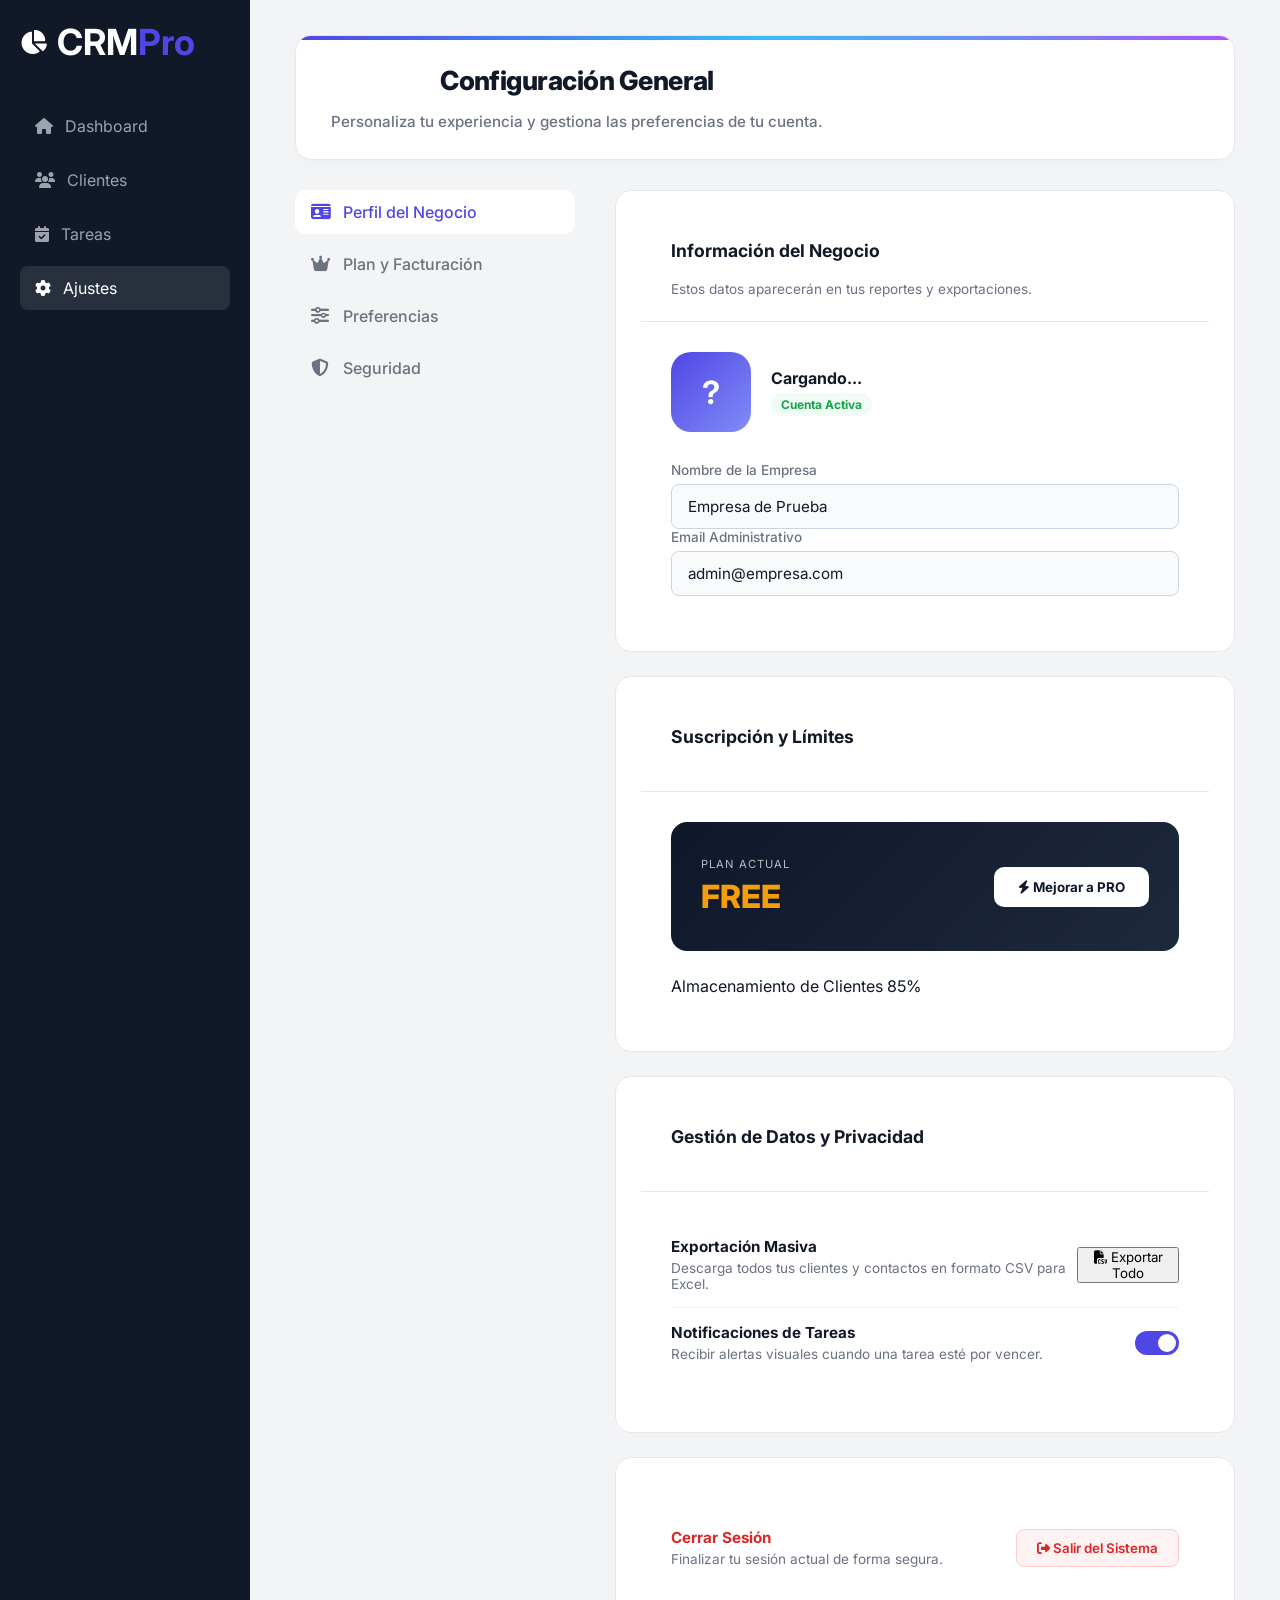
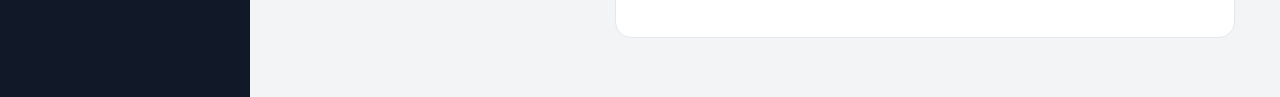
<file: public/ajustes.html>
<!DOCTYPE html>
<html lang="es">
<head>
    <meta charset="UTF-8">
    <meta name="viewport" content="width=device-width, initial-scale=1.0">
    <title>Configuración de Sistema | CRM Pro</title>
    <link href="https://fonts.googleapis.com/css2?family=Inter:wght@400;500;600;700&display=swap" rel="stylesheet">
    <link rel="stylesheet" href="https://cdnjs.cloudflare.com/ajax/libs/font-awesome/6.4.0/css/all.min.css">
    <link rel="stylesheet" href="css/style.css">
    <link rel="stylesheet" href="css/ajustes.css">
</head>
<body>
    <div class="app-container">
        <aside class="sidebar">
            <div class="brand">
                <i class="fa-solid fa-chart-pie"></i>
                <h2>CRM<span>Pro</span></h2>
            </div>
            <nav class="menu">
                <a href="index.html"><i class="fa-solid fa-house"></i> Dashboard</a>
                <a href="clientes.html"><i class="fa-solid fa-users"></i> Clientes</a>
                <a href="tareas.html"><i class="fa-solid fa-calendar-check"></i> Tareas</a>
                <a href="ajustes.html" class="active"><i class="fa-solid fa-gear"></i> Ajustes</a>
            </nav>
        </aside>

        <main class="main-content">
            <header class="topbar" style="margin-bottom: 30px;">
                <div class="greeting">
                    <h1>Configuración General</h1>
                    <p>Personaliza tu experiencia y gestiona las preferencias de tu cuenta.</p>
                </div>
            </header>

            <div class="settings-layout">
                <aside class="settings-nav">
                    <a href="#perfil" class="s-nav-item active"><i class="fa-solid fa-id-card"></i> Perfil del Negocio</a>
                    <a href="#suscripcion" class="s-nav-item"><i class="fa-solid fa-crown"></i> Plan y Facturación</a>
                    <a href="#preferencias" class="s-nav-item"><i class="fa-solid fa-sliders"></i> Preferencias</a>
                    <a href="#seguridad" class="s-nav-item danger"><i class="fa-solid fa-shield-halved"></i> Seguridad</a>
                </aside>

                <div class="settings-content">
                    
                    <div class="settings-card" id="perfil">
                        <div class="card-header">
                            <h3>Información del Negocio</h3>
                            <p>Estos datos aparecerán en tus reportes y exportaciones.</p>
                        </div>
                        <div class="card-body">
                            <div class="profile-header-settings">
                                <div class="avatar-large" id="avatarConfig">?</div>
                                <div class="profile-text">
                                    <h4 id="uiNombreNegocio">Cargando...</h4>
                                    <span class="badge-status-online">Cuenta Activa</span>
                                </div>
                            </div>
                            <div class="settings-form-grid">
                                <div class="form-group">
                                    <label>Nombre de la Empresa</label>
                                    <input type="text" id="inputNombreNegocio" value="Empresa de Prueba" readonly>
                                </div>
                                <div class="form-group">
                                    <label>Email Administrativo</label>
                                    <input type="email" id="inputEmailNegocio" value="admin@empresa.com" readonly>
                                </div>
                            </div>
                        </div>
                    </div>

                    <div class="settings-card" id="suscripcion">
                        <div class="card-header">
                            <h3>Suscripción y Límites</h3>
                        </div>
                        <div class="card-body">
                            <div class="plan-hero-card">
                                <div class="plan-info">
                                    <span class="plan-label">Plan Actual</span>
                                    <h2 id="uiPlanName">FREE</h2>
                                    <p id="uiPlanExpiration" style="color: rgba(255,255,255,0.8); font-size: 0.85rem;"></p>
                                </div>
                                <button class="btn-upgrade-fancy" id="btnUpgradePro">
                                    <i class="fa-solid fa-bolt"></i> Mejorar a PRO
                                </button>
                            </div>
                            <div class="usage-bars" style="margin-top: 25px;">
                                <div class="usage-item">
                                    <div class="usage-text"><span>Almacenamiento de Clientes</span> <span>85%</span></div>
                                    <div class="progress-bar"><div class="progress-fill" style="width: 85%;"></div></div>
                                </div>
                            </div>
                        </div>
                    </div>

                    <div class="settings-card" id="preferencias">
                        <div class="card-header">
                            <h3>Gestión de Datos y Privacidad</h3>
                        </div>
                        <div class="card-body">
                            <div class="setting-row">
                                <div class="setting-info">
                                    <h4>Exportación Masiva</h4>
                                    <p>Descarga todos tus clientes y contactos en formato CSV para Excel.</p>
                                </div>
                                <button class="btn-secondary-outline" id="btnExportar">
                                    <i class="fa-solid fa-file-csv"></i> Exportar Todo
                                </button>
                            </div>
                            <div class="setting-row">
                                <div class="setting-info">
                                    <h4>Notificaciones de Tareas</h4>
                                    <p>Recibir alertas visuales cuando una tarea esté por vencer.</p>
                                </div>
                                <label class="switch">
                                    <input type="checkbox" checked>
                                    <span class="slider"></span>
                                </label>
                            </div>
                        </div>
                    </div>

                    <div class="settings-card danger-zone" id="seguridad">
                        <div class="card-body">
                            <div class="setting-row">
                                <div class="setting-info">
                                    <h4 style="color: #dc2626;">Cerrar Sesión</h4>
                                    <p>Finalizar tu sesión actual de forma segura.</p>
                                </div>
                                <button class="btn-danger-soft" id="btnCerrarSesionAjustes">
                                    <i class="fa-solid fa-right-from-bracket"></i> Salir del Sistema
                                </button>
                            </div>
                        </div>
                    </div>

                </div>
            </div>
        </main>
    </div>

    <script type="module" src="js/ajustes-page.js"></script>
</body>
</html>
</file>
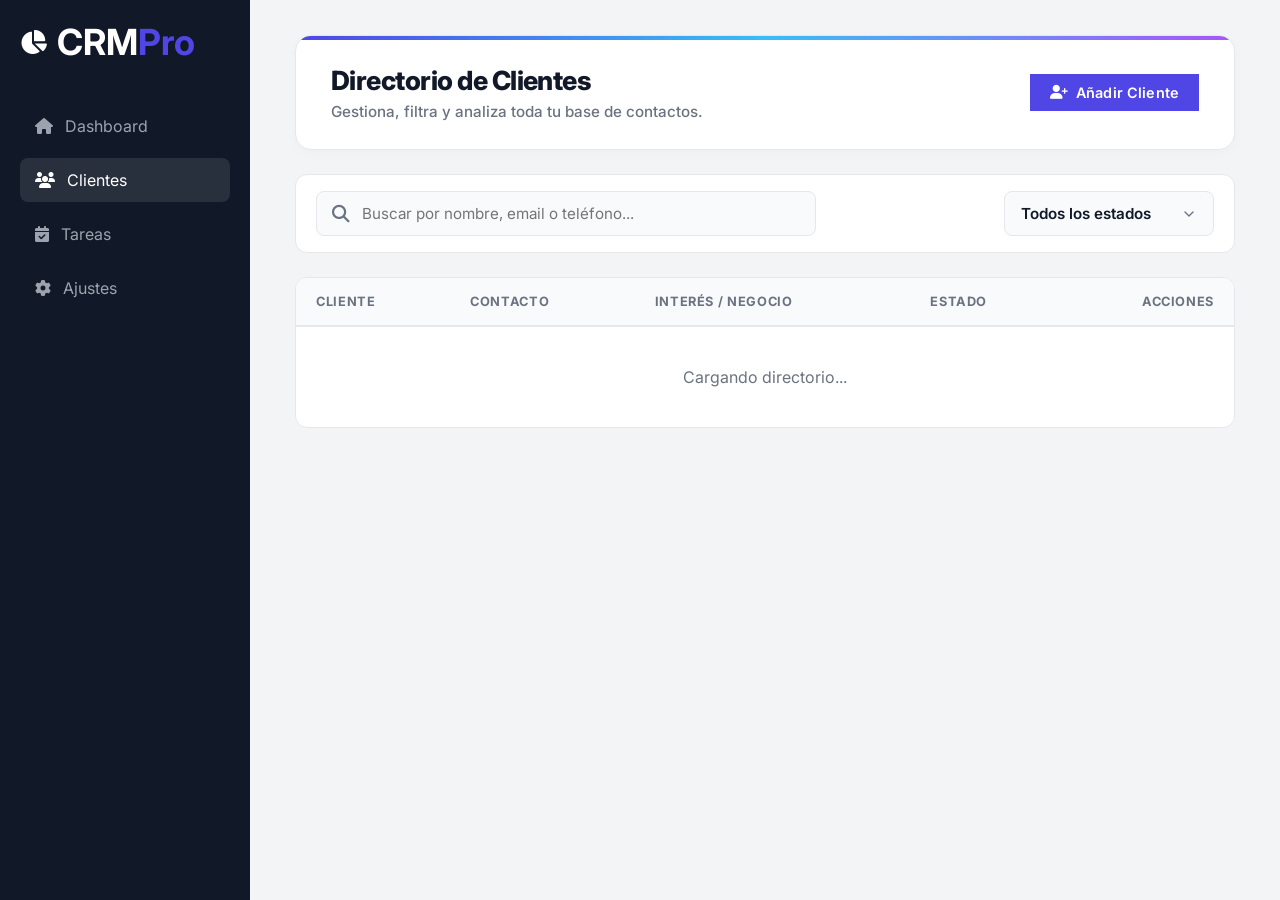
<file: public/clientes.html>
<!DOCTYPE html>
<html lang="es">
<head>
    <meta charset="UTF-8">
    <meta name="viewport" content="width=device-width, initial-scale=1.0">
    <title>Directorio de Clientes | CRM Pro</title>
    <link href="https://fonts.googleapis.com/css2?family=Inter:wght@400;500;600;700&display=swap" rel="stylesheet">
    <link rel="stylesheet" href="https://cdnjs.cloudflare.com/ajax/libs/font-awesome/6.4.0/css/all.min.css">
    <link rel="stylesheet" href="css/style.css">
</head>
<body>

    <div class="app-container">
        <aside class="sidebar">
            <div class="brand">
                <i class="fa-solid fa-chart-pie"></i>
                <h2>CRM<span>Pro</span></h2>
            </div>
         <nav class="menu">
                <a href="index.html" id="navDashboard"><i class="fa-solid fa-house"></i> Dashboard</a>
                <a href="clientes.html" id="navClientes" class="active"><i class="fa-solid fa-users"></i> Clientes</a>
                <a href="tareas.html" id="navTareas"><i class="fa-solid fa-calendar-check"></i> Tareas</a>
                <a href="ajustes.html" id="navAjustes"><i class="fa-solid fa-gear"></i> Ajustes</a>
            </nav>
        </aside>

        <main class="main-content">
            <header class="topbar" style="margin-bottom: 24px;">
                <div class="greeting">
                    <h1>Directorio de Clientes</h1>
                    <p>Gestiona, filtra y analiza toda tu base de contactos.</p>
                </div>
                <div style="display: flex; gap: 15px;">
                    <button class="btn-primary" id="btnNuevoCliente" style="box-shadow: var(--shadow-md);">
                        <i class="fa-solid fa-user-plus"></i> Añadir Cliente
                    </button>
                </div>
            </header>

            <div class="toolbar-enterprise">
                <div class="search-wrapper">
                    <i class="fa-solid fa-magnifying-glass"></i>
                    <input type="text" id="buscadorDirectorio" placeholder="Buscar por nombre, email o teléfono...">
                </div>
                <div class="filters-wrapper">
                    <select id="filtroEstadoDirectorio">
                        <option value="">Todos los estados</option>
                        <option value="nuevo">Nuevos</option>
                        <option value="negociacion">En Negociación</option>
                        <option value="cerrado">Cerrados (Ganados)</option>
                    </select>
                </div>
            </div>

            <div class="table-container">
                <table class="enterprise-table">
                    <thead>
                        <tr>
                            <th>Cliente</th>
                            <th>Contacto</th>
                            <th>Interés / Negocio</th>
                            <th>Estado</th>
                            <th style="text-align: right;">Acciones</th>
                        </tr>
                    </thead>
                    <tbody id="tbodyDirectorio">
                        <tr><td colspan="5" style="text-align: center; padding: 40px; color: var(--text-muted);">Cargando directorio...</td></tr>
                    </tbody>
                </table>
            </div>
        </main>
    </div>
<div id="modalNotas" class="modal">
        <div class="modal-content" style="max-width: 600px;">
            <div class="modal-header">
                <h2>Historial del Cliente</h2>
                <span class="close-btn" id="cerrarModalNotas">&times;</span>
            </div>
            <div id="listaNotas" class="notes-container">
                <p style="text-align:center; color:var(--text-muted);">Cargando historial...</p>
            </div>
            <hr style="margin: 20px 0; border: 0; border-top: 1px solid var(--border-color);">
            <form id="formNuevaNota">
                <input type="hidden" id="notaClientId">
                <div class="form-group">
                    <label>Agregar Nuevo Comentario</label>
                    <textarea id="notaContenido" required placeholder="Escribe un detalle de la gestión..." 
                        style="width: 100%; resize: vertical; min-height: 80px;"></textarea>
                </div>
                <button type="submit" class="btn-primary" style="width: 100%; justify-content: center;">
                    <i class="fa-solid fa-save"></i> Guardar Historial
                </button>
            </form>
        </div>
    </div>
    <script type="module" src="js/clientes-page.js"></script>
</body>
</html>
</file>
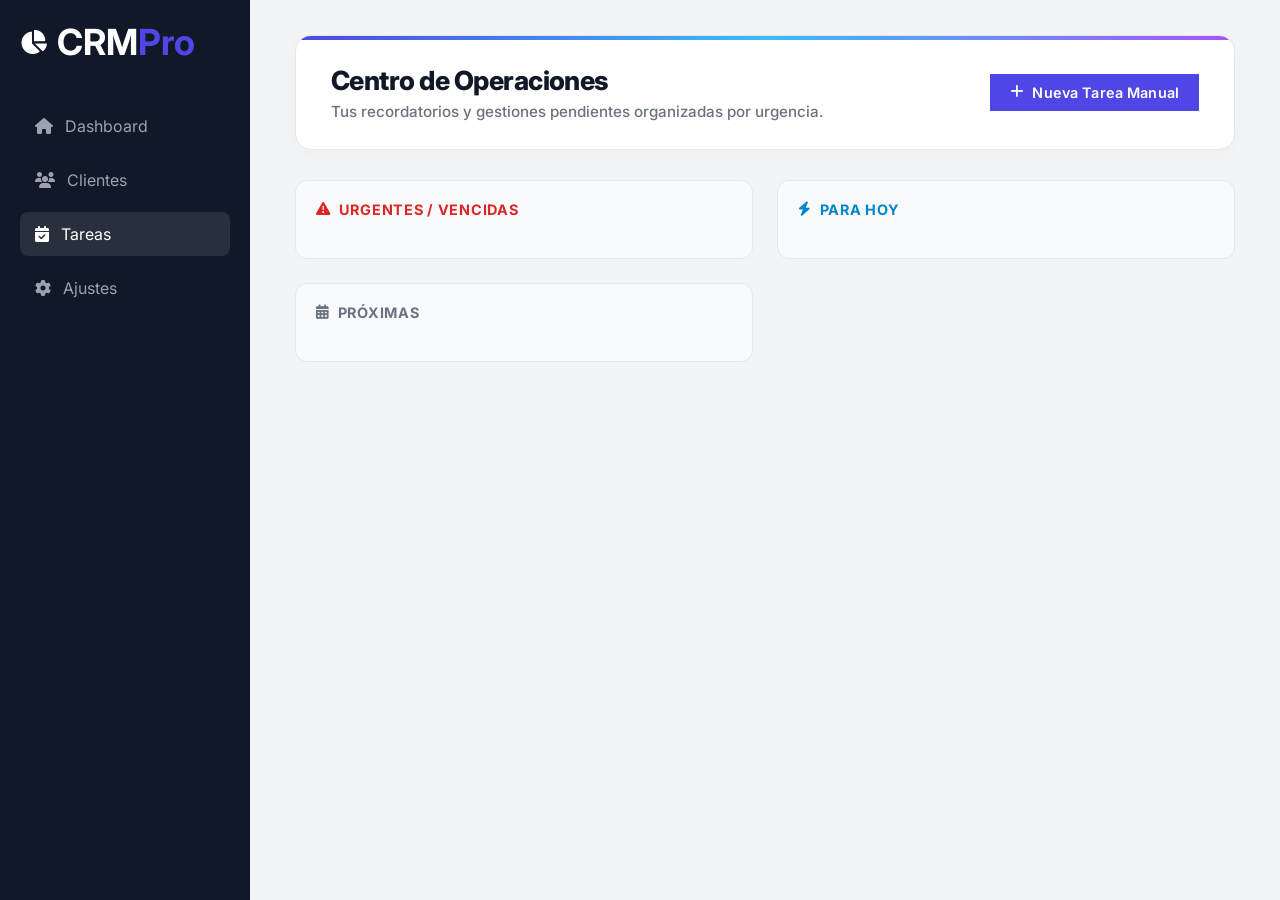
<file: public/tareas.html>
<!DOCTYPE html>
<html lang="es">
<head>
    <meta charset="UTF-8">
    <meta name="viewport" content="width=device-width, initial-scale=1.0">
    <title>Gestión de Tareas | CRM Pro</title>
    <link href="https://fonts.googleapis.com/css2?family=Inter:wght@400;500;600;700&display=swap" rel="stylesheet">
    <link rel="stylesheet" href="https://cdnjs.cloudflare.com/ajax/libs/font-awesome/6.4.0/css/all.min.css">
    <link rel="stylesheet" href="css/style.css">
</head>
<body>

    <div class="app-container">
        <aside class="sidebar">
            <div class="brand">
                <i class="fa-solid fa-chart-pie"></i>
                <h2>CRM<span>Pro</span></h2>
            </div>
            <nav class="menu">
                <a href="index.html" id="navDashboard"><i class="fa-solid fa-house"></i> Dashboard</a>
                <a href="clientes.html" id="navClientes"><i class="fa-solid fa-users"></i> Clientes</a>
                <a href="tareas.html" id="navTareas" class="active"><i class="fa-solid fa-calendar-check"></i> Tareas</a>
                <a href="ajustes.html" id="navAjustes"><i class="fa-solid fa-gear"></i> Ajustes</a>
            </nav>
        </aside>

        <main class="main-content">
            <header class="topbar" style="margin-bottom: 30px;">
                <div class="greeting">
                    <h1>Centro de Operaciones</h1>
                    <p>Tus recordatorios y gestiones pendientes organizadas por urgencia.</p>
                </div>
                <button class="btn-primary" id="btnNuevaTareaGral" style="box-shadow: var(--shadow-md);">
                    <i class="fa-solid fa-plus"></i> Nueva Tarea Manual
                </button>
            </header>

            <div class="tasks-dashboard">
                
                <div class="task-lane" id="lane-vencidas">
                    <h3 class="lane-title" style="color: #dc2626;"><i class="fa-solid fa-triangle-exclamation"></i> Urgentes / Vencidas</h3>
                    <div class="lane-content" id="listaVencidas">
                        </div>
                </div>

                <div class="task-lane" id="lane-hoy">
                    <h3 class="lane-title" style="color: #0284c7;"><i class="fa-solid fa-bolt"></i> Para Hoy</h3>
                    <div class="lane-content" id="listaHoy">
                        </div>
                </div>

                <div class="task-lane" id="lane-proximas">
                    <h3 class="lane-title" style="color: var(--text-muted);"><i class="fa-solid fa-calendar-days"></i> Próximas</h3>
                    <div class="lane-content" id="listaProximas">
                        </div>
                </div>

            </div>
        </main>
    </div>

    <script type="module" src="js/tareas-page.js"></script>
</body>
</html>
</file>
<file: public/css/style.css>
/* /public/css/style.css */

:root {
    --primary-color: #4f46e5; /* Índigo vibrante */
    --primary-hover: #4338ca;
    --bg-color: #f3f4f6; /* Gris muy suave para el fondo */
    --surface-color: #ffffff; /* Blanco para las tarjetas */
    --text-main: #111827;
    --text-muted: #6b7280;
    --border-color: #e5e7eb;
    --sidebar-bg: #111827;
    --sidebar-text: #9ca3af;
    --radius: 12px;
    --transition: all 0.3s ease;
}

* {
    margin: 0;
    padding: 0;
    box-sizing: border-box;
    font-family: 'Inter', sans-serif;
}
html {
    scroll-behavior: smooth;
}

body {
    background-color: var(--bg-color);
    color: var(--text-main);
}

/* Layout Principal usando CSS Grid */
.app-container {
    display: grid;
    grid-template-columns: 250px 1fr;
    min-height: 100vh;
}

/* --- SIDEBAR --- */
.sidebar {
    background-color: var(--sidebar-bg);
    color: var(--sidebar-text);
    padding: 20px;
    display: flex;
    flex-direction: column;
}

.brand {
    color: white;
    font-size: 1.5rem;
    display: flex;
    align-items: center;
    gap: 10px;
    margin-bottom: 40px;
}
.brand span { color: var(--primary-color); }

.menu a {
    text-decoration: none;
    color: var(--sidebar-text);
    padding: 12px 15px;
    border-radius: 8px;
    display: flex;
    align-items: center;
    gap: 12px;
    margin-bottom: 10px;
    transition: var(--transition);
}
.menu a:hover, .menu a.active {
    background-color: rgba(255,255,255,0.1);
    color: white;
}

.main-content {
    padding: 35px 45px;
    overflow-y: auto;
}

/* =========================================================
   🖥️ TOPBAR PREMIUM (COMMAND CENTER HEADER)
   ========================================================= */
.topbar {
    background: var(--surface-color);
    padding: 28px 35px;
    border-radius: 16px;
    border: 1px solid var(--border-color);
    box-shadow: 0 4px 15px rgba(0, 0, 0, 0.02); /* Sombra ultra suave */
    display: flex;
    justify-content: space-between;
    align-items: center;
    margin-bottom: 35px;
    position: relative;
    overflow: hidden; /* Necesario para que la línea de luz no se salga */
}

/* El toque del Millón de Dólares: Línea de Gradiente Superior */
.topbar::before {
    content: '';
    position: absolute;
    top: 0;
    left: 0;
    width: 100%;
    height: 4px;
    background: linear-gradient(90deg, var(--primary-color), #38bdf8, #a855f7);
}

.greeting {
    display: flex;
    flex-direction: column;
    gap: 6px;
}

.greeting h1 { 
    font-size: 1.65rem; 
    font-weight: 800; 
    letter-spacing: -0.02em; 
    color: var(--text-main);
    margin: 0;
}

.greeting p { 
    font-size: 0.95rem; 
    color: var(--text-muted); 
    margin: 0;
    font-weight: 500;
}

/* Contenedor de botones a la derecha */
.topbar > div:last-child {
    display: flex;
    gap: 16px;
    align-items: center;
}
/* Botones Premium */
.btn-primary {
    background-color: var(--primary-color);
    color: white;
    border: none;
    padding: 10px 20px;
    border-radius: var(--radius-sm);
    font-weight: 600;
    font-size: 0.9rem;
    cursor: pointer;
    transition: var(--transition);
    display: inline-flex;
    align-items: center;
    gap: 8px;
    box-shadow: var(--shadow-sm);
    letter-spacing: 0.01em;
}

.btn-primary:hover {
    background-color: var(--primary-hover);
    transform: translateY(-1px);
    box-shadow: var(--shadow-glow); /* Efecto de brillo característico de SaaS modernos */
}

.btn-danger {
    background-color: #fef2f2;
    color: #dc2626;
    border: 1px solid #fecaca;
    padding: 10px 20px;
    border-radius: var(--radius-sm);
    font-weight: 600;
    font-size: 0.9rem;
    cursor: pointer;
    transition: var(--transition);
    display: inline-flex;
    align-items: center;
    gap: 8px;
}

.btn-danger:hover {
    background-color: #fee2e2;
    color: #b91c1c;
    border-color: #fca5a5;
    transform: translateY(-1px);
}

/* --- TABLERO KANBAN ENTERPRISE --- */

.kanban-board {
    display: flex;
    gap: 24px;
    overflow-x: auto;
    padding-bottom: 24px;
    min-height: calc(100vh - 350px);
    align-items: flex-start;
    
    /* LA SOLUCIÓN: Forzamos al tablero a ocupar el 100% de la sección madre */
    width: 100%; 
}

.kanban-column {
    /* LA MAGIA: '1 1 0' significa "Crece, encógete y divide el espacio en partes exactamente iguales" */
    flex: 1 1 0; 
    
    min-width: 260px; /* Si la pantalla es muy chica, frena aquí y activa el scroll horizontal */
    
    /* Eliminamos el max-width para que en monitores gigantes las columnas rellenen TODO el espacio */
    
    background: #f1f5f9; 
    border-radius: 12px;
    display: flex;
    flex-direction: column;
    max-height: 100%;
    padding: 16px; 
    border: 1px solid #e2e8f0;
}

.column-header {
    display: flex;
    justify-content: space-between;
    align-items: center;
    margin-bottom: 16px;
    padding-bottom: 12px;
    border-bottom: 2px solid var(--border-color);
}

.column-header h3 {
    font-size: 0.9rem;
    font-weight: 700;
    text-transform: uppercase;
    letter-spacing: 0.05em;
    color: var(--text-main);
}

.count-badge {
    background: #e2e8f0;
    color: var(--text-muted);
    padding: 2px 10px;
    font-size: 0.75rem;
    font-weight: 700;
    border-radius: 20px;
}

.kanban-cards {
    flex: 1;
    overflow-y: auto;
    display: flex;
    flex-direction: column;
    gap: 12px; /* Espacio exacto entre tarjetas */
    min-height: 50px; /* Área para soltar tarjetas cuando está vacía */
}

/* Ocultar scrollbar en las columnas para un look más limpio */
.kanban-cards::-webkit-scrollbar { width: 4px; }
.kanban-cards::-webkit-scrollbar-thumb { background: #cbd5e1; border-radius: 4px; }

/* --- TARJETAS (OBJETOS FÍSICOS) --- */
.k-card {
    background: #ffffff; /* Blanco puro */
    padding: 16px;
    border-radius: 8px;
    border: 1px solid #e2e8f0;
    box-shadow: 0 1px 2px rgba(0, 0, 0, 0.05); /* Sombra inicial muy sutil */
    cursor: grab;
    transition: transform 0.2s ease, box-shadow 0.2s ease;
    position: relative;
}

.k-card:hover {
    transform: translateY(-2px);
    box-shadow: 0 10px 15px -3px rgba(0, 0, 0, 0.1); /* Se levanta de la columna */
    border-color: #cbd5e1;
}

.k-card:active {
    cursor: grabbing;
    transform: scale(0.98);
    box-shadow: 0 2px 4px rgba(0, 0, 0, 0.05);
}

.k-card-title {
    font-weight: 700;
    font-size: 1rem;
    color: var(--text-main);
    margin-bottom: 4px;
    letter-spacing: -0.01em;
}

.k-card-subtitle {
    font-size: 0.85rem;
    color: var(--text-muted);
    margin-bottom: 12px;
    line-height: 1.4;
}

.k-card-actions {
    display: flex;
    justify-content: flex-end;
    gap: 8px;
}

.btn-action {
    background: transparent;
    border: none;
    color: var(--text-muted);
    width: 28px;
    height: 28px;
    border-radius: 4px; /* Cuadrados con bordes suaves en vez de círculos */
    display: flex;
    align-items: center;
    justify-content: center;
    cursor: pointer;
    transition: all 0.2s;
}

.btn-action:hover {
    background: #f1f5f9;
    color: var(--primary-color);
}





/* Widgets */
/* --- WIDGETS DE MÉTRICAS (Dashboard) --- */
.dashboard-widgets {
    display: grid;
    grid-template-columns: repeat(auto-fit, minmax(260px, 1fr));
    gap: 24px;
    margin-bottom: 32px;
}

.widget {
    background: var(--surface-color);
    padding: 24px;
    border-radius: var(--radius-lg);
    display: flex;
    align-items: flex-start; /* Alineamos arriba */
    gap: 20px;
    border: 1px solid var(--border-color);
    box-shadow: var(--shadow-sm);
    transition: transform 0.2s ease, box-shadow 0.2s ease;
}

.widget:hover {
    transform: translateY(-2px);
    box-shadow: var(--shadow-md);
}

.widget-icon {
    width: 56px;
    height: 56px;
    border-radius: 14px; /* Un cuadrado suave, no un círculo perfecto */
    background: #e0e7ff; /* Fondo índigo súper claro */
    color: var(--primary-color);
    display: flex;
    justify-content: center;
    align-items: center;
    font-size: 1.5rem;
}

.widget-icon.alert { 
    background: #fee2e2; 
    color: #ef4444; 
}

.widget-info {
    display: flex;
    flex-direction: column;
    gap: 4px;
}

.widget-info h3 { 
    font-size: 0.85rem; 
    color: var(--text-muted); 
    font-weight: 500; 
}

.widget-info p { 
    font-size: 1.8rem; /* Número mucho más grande y protagonista */
    font-weight: 700; 
    color: var(--text-main); 
    letter-spacing: -0.02em;
}
/* Tabla */
.data-section {
    background: var(--surface-color);
    border-radius: var(--radius);
    padding: 25px;
    box-shadow: 0 2px 10px rgba(0,0,0,0.02);
    border: 1px solid var(--border-color);
}
.section-header {
    display: flex;
    justify-content: space-between;
    align-items: center;
    margin-bottom: 20px;
}
.data-table {
    width: 100%;
    border-collapse: collapse;
}
.data-table th {
    text-align: left;
    padding: 15px;
    border-bottom: 2px solid var(--border-color);
    color: var(--text-muted);
    font-weight: 600;
}
.data-table td {
    padding: 15px;
    border-bottom: 1px solid var(--border-color);
    vertical-align: middle;
}
.data-table tbody tr:hover { background-color: #f9fafb; }

.badge {
    padding: 5px 10px;
    border-radius: 20px;
    font-size: 0.8rem;
    font-weight: 600;
    background: #e5e7eb;
    color: #374151;
}



/* --- MODAL Y FORMULARIOS --- */
.modal {
    display: none;
    position: fixed;
    z-index: 1000;
    left: 0;
    top: 0;
    width: 100%;
    height: 100%;
    background-color: rgba(15, 23, 42, 0.4); /* Slate oscuro con baja opacidad */
    backdrop-filter: blur(12px); /* Blur muy fuerte estilo Apple */
    -webkit-backdrop-filter: blur(12px);
    align-items: center;
    justify-content: center;
    padding: 20px; /* Previene que el modal toque los bordes en móviles */
}

.modal.active {
    display: flex;
}

.modal-content {
    background-color: var(--surface-color);
    padding: 32px; /* Más aire interno */
    border-radius: var(--radius-lg);
    width: 100%;
    max-width: 480px;
    box-shadow: 0 25px 50px -12px rgba(0, 0, 0, 0.25); /* Sombra masiva para despegar del fondo */
    border: 1px solid rgba(255, 255, 255, 0.2);
    animation: modalPop 0.4s cubic-bezier(0.16, 1, 0.3, 1) forwards;
    opacity: 0;
    transform: scale(0.95) translateY(10px);
}

@keyframes modalPop {
    to {
        opacity: 1;
        transform: scale(1) translateY(0);
    }
}

.modal-header {
    display: flex;
    justify-content: space-between;
    align-items: center;
    margin-bottom: 24px;
}

.modal-header h2 {
    font-size: 1.25rem;
    font-weight: 700;
    letter-spacing: -0.02em;
}
.close-btn { font-size: 1.8rem; cursor: pointer; color: var(--text-muted); transition: var(--transition); }
.close-btn:hover { color: #ef4444; }



/* --- FORMULARIOS PREMIUM (Inputs y Selects) --- */
.form-group label {
    display: block;
    margin-bottom: 6px;
    font-weight: 500;
    font-size: 0.85rem;
    color: var(--text-muted); /* Color sutil para la etiqueta */
}

.form-group input, 
.form-group select, 
.form-group textarea {
    width: 100%;
    padding: 12px 16px;
    border-radius: 8px;
    border: 1px solid #cbd5e1; /* Slate 300 */
    background-color: #f8fafc; /* Fondo apenas grisado para descansar la vista */
    color: var(--text-main);
    font-size: 0.95rem;
    transition: all 0.2s ease;
    outline: none;
}

/* El famoso "Focus Ring" de las apps modernas */
.form-group input:focus, 
.form-group select:focus, 
.form-group textarea:focus {
    background-color: #ffffff;
    border-color: var(--primary-color);
    box-shadow: 0 0 0 4px rgba(79, 70, 229, 0.1); /* Anillo índigo transparente */
}

.form-group input::placeholder, 
.form-group textarea::placeholder {
    color: #94a3b8; /* Placeholder elegante */
}

.notes-container {
    max-height: 300px;
    overflow-y: auto;
    padding-right: 10px;
}

.note-item {
    background: #f9fafb;
    padding: 12px;
    border-radius: 8px;
    margin-bottom: 10px;
    border-left: 4px solid var(--primary-color);
}
.note-item p { font-size: 0.95rem; line-height: 1.4; margin-bottom: 5px; }
.note-item small { color: var(--text-muted); font-size: 0.8rem; display: block; }

/* Scrollbar personalizado para las notas */
.notes-container::-webkit-scrollbar { width: 6px; }
.notes-container::-webkit-scrollbar-thumb { background: #d1d5db; border-radius: 10px; }

.tasks-grid {
    display: grid;
    grid-template-columns: repeat(auto-fit, minmax(300px, 1fr));
    gap: 15px;
}
.task-card {
    background: #fff;
    border: 1px solid var(--border-color);
    padding: 15px;
    border-radius: 10px;
    display: flex;
    justify-content: space-between;
    align-items: flex-start;
    transition: var(--transition);
}
.task-card:hover { border-color: var(--primary-color); transform: scale(1.02); }
.task-info h4 { font-size: 1rem; margin-bottom: 5px; color: var(--text-main); }
.task-info p { font-size: 0.85rem; color: var(--text-muted); margin-bottom: 8px; }
.task-date {
    font-size: 0.75rem;
    font-weight: 700;
    color: var(--primary-color);
    background: rgba(79, 70, 229, 0.1);
    padding: 4px 8px;
    border-radius: 5px;
}


/* --- ESTILOS DE AJUSTES --- */
.settings-grid { 
    display: grid; 
    grid-template-columns: repeat(auto-fit, minmax(300px, 1fr)); 
    gap: 20px; 
}
.settings-card { 
    background: white; 
    padding: 25px; 
    border-radius: var(--radius); 
    border: 1px solid var(--border-color); 
    box-shadow: 0 2px 10px rgba(0,0,0,0.02); 
}
.settings-card h3 { 
    margin-bottom: 20px; 
    color: var(--text-main); 
    font-size: 1.1rem; 
    display: flex;
    align-items: center;
    gap: 10px;
}

/* --- SKELETON LOADERS (a11y & UX) --- */
.skeleton {
    background: #e2e8f0;
    background: linear-gradient(110deg, #ececec 8%, #f5f5f5 18%, #ececec 33%);
    border-radius: 5px;
    background-size: 200% 100%;
    animation: 1.5s shine linear infinite;
    color: transparent !important;
    pointer-events: none;
    min-height: 20px;
}
@keyframes shine {
    to { background-position-x: -200%; }
}

/* Úsalo en HTML así: <p id="totalClientesCount" class="skeleton" aria-busy="true">0000</p> */

/* =========================================================
   VISTA DEDICADA: DIRECTORIO DE CLIENTES (PREMIUM)
   ========================================================= */

.toolbar-enterprise {
    display: flex;
    justify-content: space-between;
    align-items: center;
    margin-bottom: 24px;
    gap: 20px;
    background: var(--surface-color);
    padding: 16px 20px;
    border-radius: 12px;
    border: 1px solid var(--border-color);
    box-shadow: var(--shadow-sm);
}

/* Buscador con Sombra y Hover */
.search-wrapper {
    flex: 1;
    position: relative;
    max-width: 500px;
}

.search-wrapper i {
    position: absolute;
    left: 16px;
    top: 50%;
    transform: translateY(-50%);
    color: var(--text-muted);
    font-size: 1.1rem;
}

.search-wrapper input {
    width: 100%;
    padding: 12px 16px 12px 45px;
    border-radius: 8px;
    border: 1px solid var(--border-color);
    background: #f8fafc;
    font-size: 0.95rem;
    color: var(--text-main);
    outline: none;
    transition: var(--transition);
}

.search-wrapper input:hover {
    border-color: #cbd5e1;
    background: #ffffff;
}

.search-wrapper input:focus {
    border-color: var(--primary-color);
    background: #ffffff;
    box-shadow: 0 0 0 4px rgba(79, 70, 229, 0.1);
}

/* --- EL SELECT CUSTOMIZADO (¡Chau diseño por defecto!) --- */
.filters-wrapper select {
    appearance: none; /* Elimina el estilo feo del navegador */
    -webkit-appearance: none;
    background-color: #f8fafc;
    border: 1px solid var(--border-color);
    padding: 12px 45px 12px 16px; /* Espacio extra a la derecha para la flechita */
    border-radius: 8px;
    font-size: 0.95rem;
    color: var(--text-main);
    font-weight: 600;
    cursor: pointer;
    outline: none;
    transition: var(--transition);
    
    /* Magia Negra: Flechita personalizada inyectada por CSS (SVG) */
    background-image: url("data:image/svg+xml,%3Csvg xmlns='http://www.w3.org/2000/svg' width='16' height='16' viewBox='0 0 24 24' fill='none' stroke='%2364748b' stroke-width='2' stroke-linecap='round' stroke-linejoin='round'%3E%3Cpath d='M6 9l6 6 6-6'/%3E%3C/svg%3E");
    background-repeat: no-repeat;
    background-position: right 16px center;
    background-size: 16px;
}

.filters-wrapper select:hover {
    border-color: #cbd5e1;
    background-color: #ffffff;
}

.filters-wrapper select:focus {
    border-color: var(--primary-color);
    background-color: #ffffff;
    box-shadow: 0 0 0 4px rgba(79, 70, 229, 0.1);
}

/* La Tabla Premium */
.table-container {
    background: var(--surface-color);
    border-radius: 12px;
    border: 1px solid var(--border-color);
    box-shadow: var(--shadow-sm);
    overflow: hidden; 
}

.enterprise-table {
    width: 100%;
    border-collapse: collapse;
}

.enterprise-table th {
    background: #f8fafc; /* Gris ultra claro para la cabecera */
    padding: 16px 20px;
    text-align: left;
    font-size: 0.8rem;
    color: var(--text-muted);
    font-weight: 700;
    text-transform: uppercase;
    letter-spacing: 0.05em;
    border-bottom: 2px solid var(--border-color);
}

.enterprise-table td {
    padding: 18px 20px;
    border-bottom: 1px solid var(--border-color);
    vertical-align: middle;
    transition: background-color 0.2s ease;
}

.enterprise-table tr:last-child td {
    border-bottom: none;
}

.enterprise-table tr:hover td {
    background: #f8fafc; /* Resalta levemente la fila al pasar el mouse */
}

/* Componente de Perfil (Avatar + Info) */
.client-profile-cell {
    display: flex;
    align-items: center;
    gap: 15px;
}

.avatar-initials {
    width: 42px;
    height: 42px;
    border-radius: 50%;
    /* Un gradiente sutil lo hace ver mil veces más profesional */
    background: linear-gradient(135deg, var(--primary-light), #c7d2fe);
    color: var(--primary-hover);
    display: flex;
    align-items: center;
    justify-content: center;
    font-weight: 700;
    font-size: 1rem;
    flex-shrink: 0;
    border: 2px solid #ffffff;
    box-shadow: var(--shadow-sm);
}

.client-info h4 {
    margin: 0 0 4px 0;
    font-size: 1rem;
    color: var(--text-main);
    font-weight: 600;
    letter-spacing: -0.01em;
}

.client-info span {
    font-size: 0.85rem;
    color: var(--text-muted);
}

/* Badges de Estado Específicos */
.status-badge {
    padding: 6px 12px;
    border-radius: 20px;
    font-size: 0.75rem;
    font-weight: 700;
    display: inline-flex;
    align-items: center;
    gap: 6px;
    text-transform: uppercase;
    letter-spacing: 0.02em;
}
.status-nuevo { background: #e0f2fe; color: #0284c7; border: 1px solid #bae6fd; }
.status-contactado { background: #f3e8ff; color: #7e22ce; border: 1px solid #e9d5ff; }
.status-negociacion { background: #fef3c7; color: #d97706; border: 1px solid #fde68a; }
.status-cerrado { background: #dcfce3; color: #166534; border: 1px solid #bbf7d0; }







/* =========================================================
   VISTA DEDICADA: GESTIÓN DE TAREAS
   ========================================================= */

.tasks-dashboard {
    display: grid;
    grid-template-columns: repeat(auto-fit, minmax(320px, 1fr));
    gap: 24px;
    align-items: start;
}

.task-lane {
    background: #f8fafc; /* Gris muy suave para delimitar la columna */
    border-radius: 12px;
    padding: 20px;
    border: 1px solid var(--border-color);
}

.lane-title {
    font-size: 0.9rem;
    font-weight: 700;
    text-transform: uppercase;
    letter-spacing: 0.05em;
    margin-bottom: 20px;
    display: flex;
    align-items: center;
    gap: 8px;
}

.lane-content {
    display: flex;
    flex-direction: column;
    gap: 12px;
}

/* El "Ticket" de la Tarea */
.task-ticket {
    background: var(--surface-color);
    border-radius: 10px;
    padding: 16px;
    border: 1px solid var(--border-color);
    box-shadow: var(--shadow-sm);
    display: flex;
    gap: 16px;
    transition: var(--transition);
    position: relative;
    overflow: hidden;
}

.task-ticket:hover {
    transform: translateY(-2px);
    box-shadow: var(--shadow-md);
    border-color: #cbd5e1;
}

/* Checkbox Interactivo Premium */
.task-checkbox {
    width: 24px;
    height: 24px;
    border-radius: 50%;
    border: 2px solid #cbd5e1;
    display: flex;
    align-items: center;
    justify-content: center;
    cursor: pointer;
    flex-shrink: 0;
    transition: all 0.2s ease;
    color: transparent; /* Oculta el check por defecto */
}

.task-ticket:hover .task-checkbox {
    border-color: #10b981; /* Se pone verde al hacer hover en la tarjeta */
}

.task-checkbox:hover {
    background: #10b981;
    border-color: #10b981;
    color: white; /* Muestra el check */
    box-shadow: 0 0 10px rgba(16, 185, 129, 0.3);
}

/* Contenido de la Tarea */
.task-details {
    flex: 1;
}

.task-details h4 {
    font-size: 0.95rem;
    color: var(--text-main);
    margin-bottom: 4px;
    font-weight: 600;
}

.task-details p {
    font-size: 0.85rem;
    color: var(--text-muted);
    line-height: 1.4;
    margin-bottom: 8px;
}

.task-meta {
    display: flex;
    align-items: center;
    gap: 10px;
    font-size: 0.75rem;
    font-weight: 600;
}

.task-date-badge {
    padding: 4px 8px;
    border-radius: 6px;
    background: #f1f5f9;
    color: var(--text-muted);
}

.task-date-badge.urgente {
    background: #fef2f2;
    color: #dc2626;
}

.task-date-badge.hoy {
    background: #e0f2fe;
    color: #0284c7;
}






/* =========================================================
   🔔 SISTEMA DE NOTIFICACIONES PREMIUM (TOASTS)
   ========================================================= */

#toastContainer {
    position: fixed;
    bottom: 24px;
    right: 24px;
    z-index: 9999;
    display: flex;
    flex-direction: column;
    gap: 12px;
    pointer-events: none; /* Evita que el contenedor bloquee clics */
}

.toast-premium {
    background: rgba(255, 255, 255, 0.90);
    backdrop-filter: blur(12px);
    -webkit-backdrop-filter: blur(12px);
    border: 1px solid rgba(255, 255, 255, 0.5);
    box-shadow: 0 10px 25px -5px rgba(0, 0, 0, 0.1), 0 8px 10px -6px rgba(0, 0, 0, 0.1);
    border-radius: 12px;
    padding: 16px 20px;
    display: flex;
    align-items: flex-start;
    gap: 16px;
    min-width: 300px;
    max-width: 400px;
    
    /* Animación de entrada */
    transform: translateX(120%);
    opacity: 0;
    animation: toastSlideIn 0.5s cubic-bezier(0.16, 1, 0.3, 1) forwards;
    
    position: relative;
    overflow: hidden;
    pointer-events: auto; /* Reactiva los clics en la notificación */
}

/* Animación de salida */
.toast-premium.closing {
    animation: toastFadeOut 0.4s cubic-bezier(0.16, 1, 0.3, 1) forwards;
}

@keyframes toastSlideIn {
    to { transform: translateX(0); opacity: 1; }
}

@keyframes toastFadeOut {
    to { opacity: 0; transform: translateY(20px) scale(0.95); }
}

/* Iconos de la notificación */
.toast-icon { 
    font-size: 1.4rem; 
    margin-top: 2px;
}
.toast-icon.success { color: #10b981; } /* Esmeralda */
.toast-icon.error { color: #ef4444; }   /* Rojo */
.toast-icon.warning { color: #f59e0b; } /* Ámbar */
.toast-icon.info { color: #3b82f6; }    /* Azul */

.toast-content { flex: 1; }

.toast-title {
    font-weight: 700;
    color: var(--text-main);
    font-size: 0.95rem;
    margin-bottom: 4px;
}

.toast-message {
    font-size: 0.85rem;
    color: var(--text-muted);
    line-height: 1.4;
}

/* La barrita de progreso temporal en la base */
.toast-progress {
    position: absolute;
    bottom: 0;
    left: 0;
    height: 3px;
    width: 100%;
    /* Dura exactamente 3 segundos que es el tiempo que está en pantalla */
    animation: toastProgress 3s linear forwards; 
}

/* Colores de la barrita según el tipo */
.toast-premium[data-type="success"] .toast-progress { background: #10b981; }
.toast-premium[data-type="error"] .toast-progress { background: #ef4444; }
.toast-premium[data-type="warning"] .toast-progress { background: #f59e0b; }
.toast-premium[data-type="info"] .toast-progress { background: #3b82f6; }

@keyframes toastProgress {
    to { width: 0%; }
}

/* Ajuste para Celulares: que el Toast salga desde abajo y ocupe el ancho */
@media (max-width: 768px) {
    #toastContainer {
        bottom: 90px; /* Por encima de la barra de navegación nueva */
        right: 16px;
        left: 16px;
    }
    .toast-premium {
        min-width: unset;
        width: 100%;
        transform: translateY(120%);
    }
    @keyframes toastSlideIn {
        to { transform: translateY(0); opacity: 1; }
    }
}

/* Ocultar Sidebar en móviles y convertir a menú hamburguesa (Concepto base) */
/* =========================================================
   📱 OPTIMIZACIÓN MOBILE (APP NATIVA UX)
   ========================================================= */
@media (max-width: 768px) {
    /* 1. Ajuste del contenedor principal para dar espacio a la barra inferior */
    .app-container {
        grid-template-columns: 1fr;
        padding-bottom: 80px; /* Evita que la barra tape el contenido */
    }

    /* 2. Transformación a "Bottom Navigation Bar" (Estilo iOS/Android) */
    .sidebar {
        display: flex;
        flex-direction: row;
        position: fixed;
        bottom: 0;
        left: 0;
        width: 100%;
        height: 75px;
        padding: 0;
        background: rgba(255, 255, 255, 0.9);
        backdrop-filter: blur(10px); /* Efecto cristal */
        -webkit-backdrop-filter: blur(10px);
        border-top: 1px solid var(--border-color);
        box-shadow: 0 -4px 20px rgba(0,0,0,0.05);
        z-index: 1000;
    }

    /* Ocultamos el logo en la barra inferior */
    .brand { display: none; }

    /* Reestructuración de los botones de navegación */
    .sidebar .menu {
        display: flex;
        flex-direction: row;
        width: 100%;
        justify-content: space-around;
        align-items: center;
        margin: 0;
    }

    .sidebar .menu a {
        flex-direction: column; /* Icono arriba, texto abajo */
        gap: 6px;
        padding: 10px 0;
        margin: 0;
        font-size: 0.65rem;
        font-weight: 600;
        color: var(--text-muted);
        background: transparent;
        border-radius: 0;
        width: 100%;
        text-align: center;
    }

    .sidebar .menu a i { font-size: 1.3rem; }

    /* Estado Activo en la barra inferior */
    .sidebar .menu a.active {
        color: var(--primary-color);
        background: transparent;
    }

    /* 3. Ajustes de la cabecera (Topbar) */
/* 3. CABECERA PREMIUM (EXECUTIVE HEADER) PARA MOBILE */
    .main-content { padding: 15px; }
    
    .topbar {
        background: var(--surface-color); /* Lo convertimos en una tarjeta blanca */
        padding: 20px;
        border-radius: 16px;
        border: 1px solid var(--border-color);
        box-shadow: 0 4px 20px rgba(0, 0, 0, 0.04); /* Sombra elegante */
        margin-bottom: 25px;
        flex-direction: column;
        align-items: stretch;
        gap: 20px;
    }

    .greeting {
        display: flex;
        flex-direction: column;
        border-left: 4px solid var(--primary-color); /* Línea de acento corporativa */
        padding-left: 14px; /* Separación de la línea */
    }

    .greeting h1 {
        font-size: 1.35rem; /* Tipografía más compacta y nítida */
        font-weight: 800;
        letter-spacing: -0.02em;
        line-height: 1.2;
        margin-bottom: 6px;
        color: var(--text-main);
    }

    .greeting p {
        font-size: 0.85rem;
        line-height: 1.4;
        color: var(--text-muted);
        margin: 0;
    }

    /* Botonera Inteligente (Split buttons) */
    .topbar > div:last-child { 
        display: flex; 
        flex-direction: row; /* Uno al lado del otro, no apilados */
        gap: 10px; 
        width: 100%; 
    }
    
    .topbar .btn-primary { 
        flex: 1; /* Se reparten el espacio 50/50 exacto */
        justify-content: center; 
        padding: 12px 10px; 
        font-size: 0.85rem; /* Letra de botón adaptada a mobile */
        border-radius: 10px;
    }
    /* 4. Kanban App-Like (Trello UX) */
    .data-section {
        padding: 20px 10px; /* Reducimos padding interno */
    }

    .kanban-board {
        /* Desborda la pantalla para invitar al usuario a deslizar (Swipe) */
        margin: 0 -10px; 
        padding: 0 10px 20px 10px;
        gap: 16px;
        
        /* Efecto Magnético (Snap Scrolling) */
        scroll-snap-type: x mandatory; 
        -webkit-overflow-scrolling: touch; /* Scroll ultra suave en iOS */
    }

    .kanban-column {
        /* Cada columna ocupa casi toda la pantalla (85%) dejando ver un pedacito de la siguiente */
        min-width: 85vw;
        max-width: 85vw;
        scroll-snap-align: center; /* La columna se imanta al centro de la pantalla al soltar el dedo */
        flex: 0 0 auto;
    }

    /* 5. Ajustes de Grillas (Dashboards y Ajustes) */
    .dashboard-widgets, .analytics-grid, .settings-layout {
        grid-template-columns: 1fr; /* Todo a 1 sola columna vertical */
    }

    /* La botonera de Ajustes ya no es fija al costado, va arriba */
    .settings-nav {
        position: static;
        flex-direction: row;
        overflow-x: auto;
        padding-bottom: 10px;
        scroll-snap-type: x mandatory;
    }
    .s-nav-item { flex: 0 0 auto; scroll-snap-align: start; }
}
</file>
<file: public/css/ajustes.css>
/* =========================================================
   ESTILOS DE AJUSTES PREMIUM (EXECUTIVE SUITE)
   ========================================================= */

.settings-layout {
    display: grid;
    grid-template-columns: 280px 1fr;
    gap: 40px;
    align-items: start;
}

/* Navegación de Ajustes */
.settings-nav {
    display: flex;
    flex-direction: column;
    gap: 8px;
    position: sticky;
    top: 20px;
}

.s-nav-item {
    display: flex;
    align-items: center;
    gap: 12px;
    padding: 12px 16px;
    border-radius: 10px;
    color: var(--text-muted);
    font-weight: 500;
    text-decoration: none;
    transition: all 0.2s;
}

.s-nav-item i { font-size: 1.1rem; width: 20px; }

.s-nav-item:hover, .s-nav-item.active {
    background: white;
    color: var(--primary-color);
    box-shadow: var(--shadow-sm);
}

.s-nav-item.danger:hover {
    color: #dc2626;
    background: #fef2f2;
}

/* Tarjetas de Ajustes */
.settings-card {
    background: var(--surface-color);
    border-radius: 16px;
    border: 1px solid var(--border-color);
    margin-bottom: 24px;
    box-shadow: var(--shadow-sm);
    overflow: hidden;
}

.settings-card .card-header {
    padding: 24px 30px;
    border-bottom: 1px solid var(--border-color);
}

.settings-card .card-header h3 { font-size: 1.1rem; color: var(--text-main); }
.settings-card .card-header p { font-size: 0.85rem; color: var(--text-muted); }

.settings-card .card-body { padding: 30px; }

/* Perfil en Ajustes */
.profile-header-settings {
    display: flex;
    align-items: center;
    gap: 20px;
    margin-bottom: 30px;
}

.avatar-large {
    width: 80px;
    height: 80px;
    background: linear-gradient(135deg, var(--primary-color), #818cf8);
    color: white;
    border-radius: 20px;
    display: flex;
    align-items: center;
    justify-content: center;
    font-size: 2rem;
    font-weight: 700;
}

.badge-status-online {
    display: inline-block;
    padding: 4px 10px;
    background: #f0fdf4;
    color: #16a34a;
    border-radius: 20px;
    font-size: 0.75rem;
    font-weight: 700;
    margin-top: 5px;
}

/* Plan Hero Card (Estilo Apple) */
.plan-hero-card {
    background: linear-gradient(135deg, #0f172a, #1e293b);
    padding: 30px;
    border-radius: 16px;
    color: white;
    display: flex;
    justify-content: space-between;
    align-items: center;
}

.plan-label { text-transform: uppercase; font-size: 0.7rem; letter-spacing: 0.1em; opacity: 0.7; }
.plan-hero-card h2 { font-size: 2rem; font-weight: 800; margin: 5px 0; color: #f59e0b; }

.btn-upgrade-fancy {
    background: white;
    color: #0f172a;
    border: none;
    padding: 12px 24px;
    border-radius: 10px;
    font-weight: 700;
    cursor: pointer;
    transition: transform 0.2s;
}

.btn-upgrade-fancy:hover { transform: scale(1.05); }

/* Switch Toggle Futurista */
.setting-row {
    display: flex;
    justify-content: space-between;
    align-items: center;
    padding: 15px 0;
    border-bottom: 1px solid #f1f5f9;
}

.setting-row:last-child { border-bottom: none; }
.setting-info h4 { font-size: 0.95rem; color: var(--text-main); margin-bottom: 4px; }
.setting-info p { font-size: 0.85rem; color: var(--text-muted); }

.switch { position: relative; display: inline-block; width: 44px; height: 24px; }
.switch input { opacity: 0; width: 0; height: 0; }
.slider {
    position: absolute; cursor: pointer; top: 0; left: 0; right: 0; bottom: 0;
    background-color: #cbd5e1; transition: .4s; border-radius: 34px;
}
.slider:before {
    position: absolute; content: ""; height: 18px; width: 18px; left: 3px; bottom: 3px;
    background-color: white; transition: .4s; border-radius: 50%;
}
input:checked + .slider { background-color: var(--primary-color); }
input:checked + .slider:before { transform: translateX(20px); }

/* Botones Peligro */
.btn-danger-soft {
    background: #fef2f2;
    color: #dc2626;
    border: 1px solid #fecaca;
    padding: 10px 20px;
    border-radius: 8px;
    font-weight: 600;
    cursor: pointer;
}

.btn-danger-soft:hover { background: #dc2626; color: white; }
/* =========================================================
   📱 OPTIMIZACIÓN MOBILE PARA AJUSTES
   ========================================================= */
@media (max-width: 768px) {
    
    /* 1. Colapsamos la grilla principal a una sola columna */
    .settings-layout {
        grid-template-columns: 1fr;
        gap: 20px;
    }

    /* 2. El menú lateral se convierte en pestañas horizontales deslizables */
    .settings-nav {
        position: static;
        flex-direction: row;
        overflow-x: auto;
        padding-bottom: 15px;
        margin-bottom: 10px;
        scroll-snap-type: x mandatory;
        
        /* Ocultar barra de scroll para un look más limpio (App Nativa) */
        -ms-overflow-style: none;  /* IE y Edge */
        scrollbar-width: none;  /* Firefox */
    }
    
    .settings-nav::-webkit-scrollbar {
        display: none; /* Chrome, Safari y Opera */
    }

    .s-nav-item {
        flex: 0 0 auto; /* Evita que los botones se aplasten */
        scroll-snap-align: start;
        padding: 10px 16px;
        font-size: 0.9rem;
        white-space: nowrap; /* Evita que el texto se parta en dos líneas */
    }

    /* 3. Ajustamos los márgenes internos de las tarjetas para pantallas chicas */
    .settings-card .card-header,
    .settings-card .card-body {
        padding: 20px;
    }

    /* 4. La tarjeta del Plan (Negra) pasa de horizontal a vertical */
    .plan-hero-card {
        flex-direction: column;
        align-items: flex-start;
        gap: 20px;
    }

    .btn-upgrade-fancy {
        width: 100%;
        text-align: center;
    }

    /* 5. Ajustes de la sección del Perfil */
    .profile-header-settings {
        flex-direction: column;
        align-items: flex-start;
        gap: 15px;
    }
    
    .settings-form-grid {
        display: grid;
        grid-template-columns: 1fr; /* Inputs uno debajo del otro */
        gap: 15px;
    }

    /* 6. Acomodamos los interruptores (Toggles) y botones secundarios */
    .setting-row {
        flex-direction: column;
        align-items: flex-start;
        gap: 15px;
    }
    
    .switch, .btn-secondary-outline, .btn-danger-soft {
        align-self: flex-start;
        width: 100%;
        display: flex;
        justify-content: center;
    }
}
</file>
